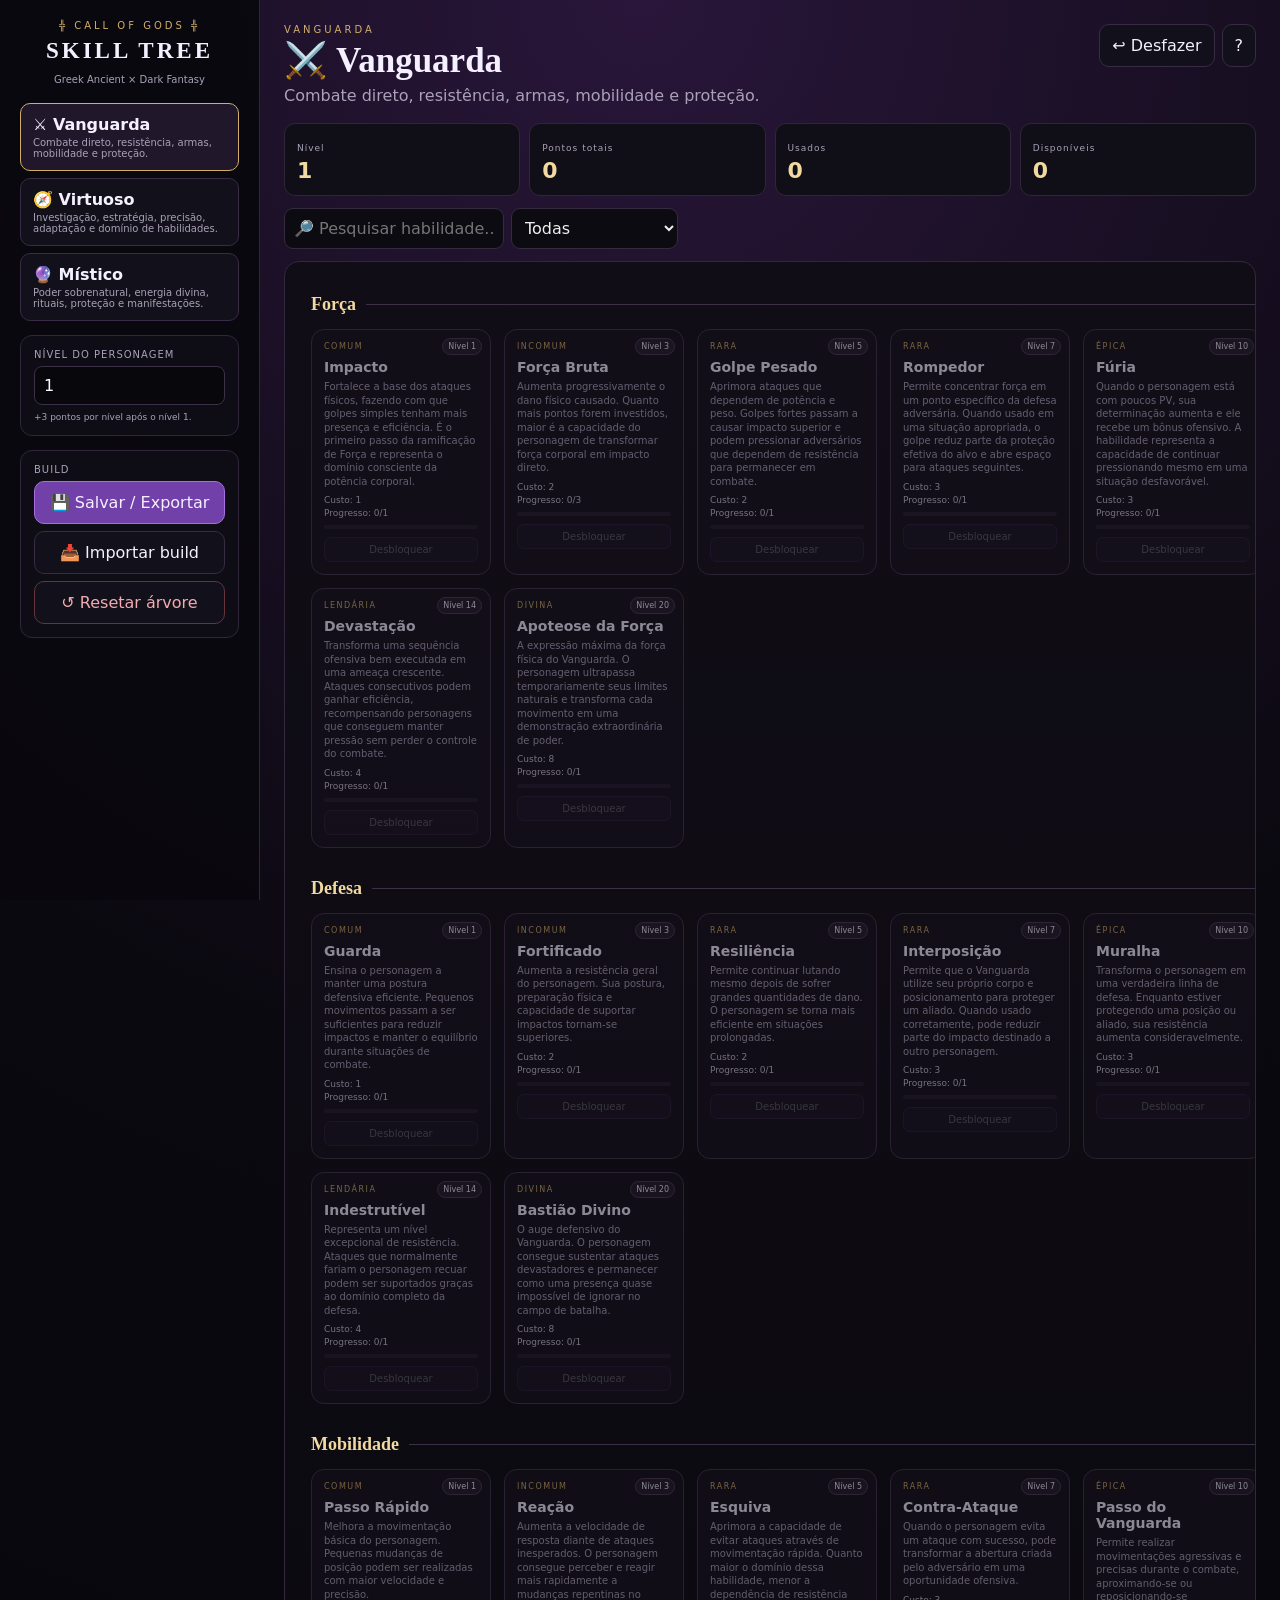
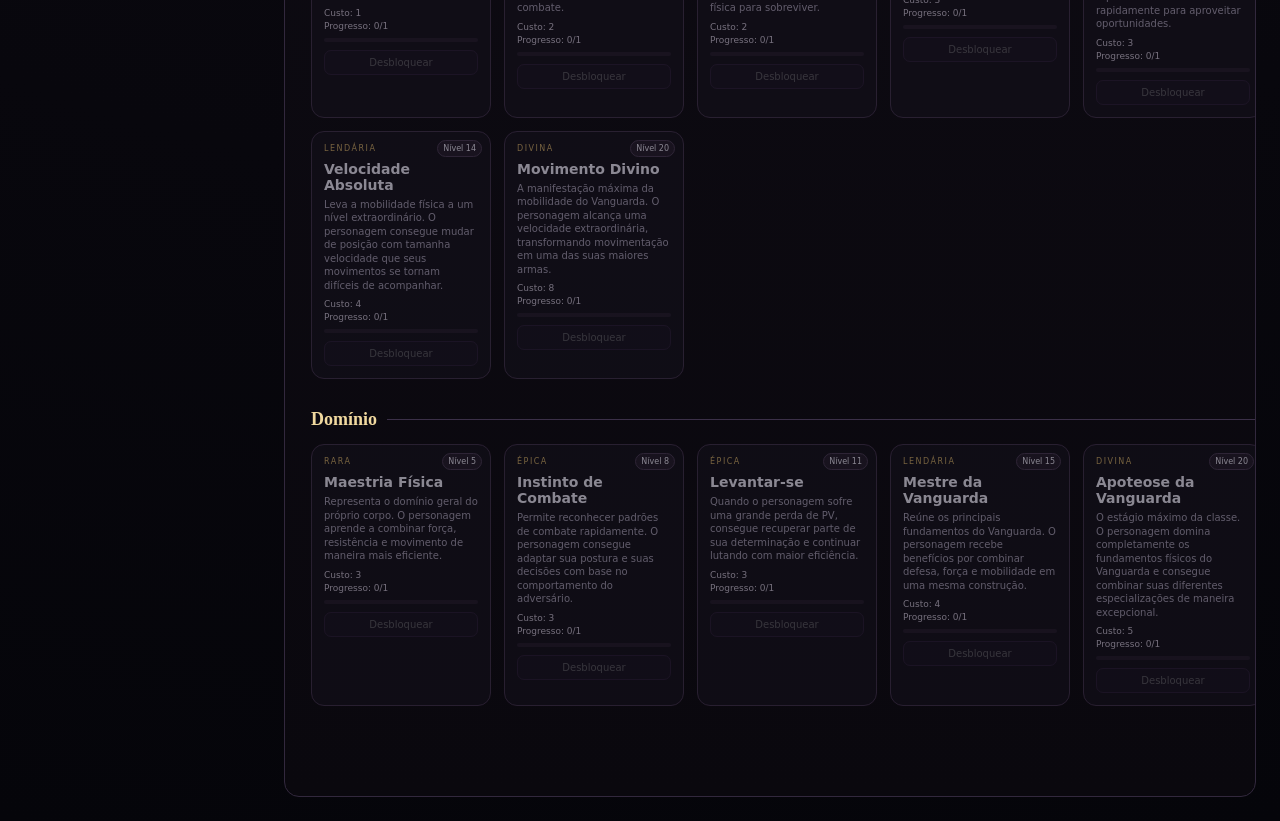
<file: index.html>
<!doctype html>
<html lang="pt-BR">
<head>
<meta charset="utf-8">
<meta name="viewport" content="width=device-width,initial-scale=1">
<title>Call of Gods — Skill Tree</title>
<style>
:root{--bg:#08070c;--panel:#11101a;--panel2:#171421;--gold:#d2ad68;--gold2:#f1d99f;--purple:#8d4ed0;--purple2:#bd79ff;--text:#f5f0ff;--muted:#aaa1b8;--line:#3b3048;--ok:#72d0a0;--bad:#d56a74}
*{box-sizing:border-box}
html,body{
 margin:0;
 min-height:100%;
 background:radial-gradient(circle at 50% 0,#29163a 0,#0b0910 43%,#05050a 100%);
 color:var(--text);
 font-family:Inter,system-ui,Arial,sans-serif
}
button,input,select,textarea{font:inherit}
button{cursor:pointer}

.app{
 min-height:100vh;
 display:grid;
 grid-template-columns:260px 1fr
}

aside{
 padding:20px;
 background:#09080ee8;
 border-right:1px solid #30263a;
 position:sticky;
 top:0;
 height:100vh
}

.brand{text-align:center;margin-bottom:18px}
.sig{font-size:10px;letter-spacing:3px;color:var(--gold)}
.brand h1{
 font:700 23px Georgia,serif;
 letter-spacing:3px;
 margin:7px 0
}
.brand p{font-size:10px;color:var(--muted)}

.classes{display:grid;gap:7px}

.classBtn,.btn{
 border:1px solid #382b43;
 background:#12101a;
 color:var(--text);
 border-radius:10px;
 padding:11px 12px
}

.classBtn{text-align:left}
.classBtn.active{
 border-color:var(--gold);
 background:#21172a
}
.classBtn b{display:block}
.classBtn small{
 display:block;
 color:var(--muted);
 font-size:10px;
 margin-top:3px
}

.box{
 margin-top:14px;
 padding:13px;
 border:1px solid #30263a;
 border-radius:12px;
 background:#0e0c14
}

.box label{
 font-size:10px;
 color:var(--muted);
 display:block;
 margin-bottom:6px;
 letter-spacing:1px
}

.box input{
 width:100%;
 background:#08070c;
 border:1px solid #3b3045;
 color:#fff;
 border-radius:8px;
 padding:9px
}

.sideBtns{display:grid;gap:7px}

.btn.primary{
 background:#7140a8;
 border-color:#a96de2
}

.btn.danger{
 color:#f2abb1;
 border-color:#66353c
}

.btn.full{width:100%}

main{
 padding:24px;
 min-width:0
}

.head{
 display:flex;
 justify-content:space-between;
 gap:15px;
 align-items:flex-start
}

.eyebrow{
 font-size:10px;
 letter-spacing:3px;
 color:var(--gold)
}

h2.title{
 font:700 35px Georgia,serif;
 margin:5px 0
}

.desc{
 margin:0;
 color:var(--muted);
 max-width:780px
}

.headBtns{
 display:flex;
 gap:7px;
 flex-wrap:wrap
}

.stats{
 display:grid;
 grid-template-columns:repeat(4,1fr);
 gap:9px;
 margin:18px 0 12px
}

.stat{
 background:#100e16;
 border:1px solid #30263a;
 border-radius:11px;
 padding:12px
}

.stat span{
 font-size:9px;
 color:var(--muted);
 letter-spacing:1px
}

.stat strong{
 display:block;
 color:var(--gold2);
 font-size:22px;
 margin-top:3px
}

.tools{
 display:flex;
 gap:7px;
 flex-wrap:wrap;
 margin-bottom:12px
}

.tools input,.tools select{
 background:#0d0b12;
 color:#eee;
 border:1px solid #342b3e;
 border-radius:9px;
 padding:9px
}

.tools input{min-width:220px}

.treeWrap{
 overflow:auto;
 border:1px solid #32283d;
 border-radius:15px;
 background:linear-gradient(#100d16,#0a080e);
 min-height:620px
}

.tree{
 min-width:1080px;
 padding:24px 26px 60px
}

.branch{margin:8px 0 30px}

.branchTitle{
 display:flex;
 gap:10px;
 align-items:center;
 color:var(--gold2);
 font:600 18px Georgia,serif
}

.branchTitle:after{
 content:"";
 height:1px;
 background:var(--line);
 flex:1
}

.nodes{
 display:flex;
 flex-wrap:wrap;
 gap:13px;
 margin-top:14px
}

.node{
 width:180px;
 min-height:152px;
 background:#15121d;
 border:1px solid #43334e;
 border-radius:13px;
 padding:12px;
 position:relative;
 transition:.18s;
 user-select:none
}

.node:hover{
 transform:translateY(-2px);
 border-color:#755694
}

.node.locked{opacity:.55}
.node.available{border-color:var(--purple2)}

.node.unlocked{
 border-color:var(--gold);
 box-shadow:0 0 0 1px #d2ad6820
}

.rarity{
 font-size:8px;
 letter-spacing:1.5px;
 color:var(--gold);
 text-transform:uppercase
}

.node h3{
 font-size:14px;
 margin:8px 0 5px
}

.node p{
 font-size:10px;
 color:var(--muted);
 line-height:1.35;
 min-height:40px;
 margin:0 0 7px
}

.meta{
 font-size:9px;
 color:#cfc5d8;
 margin-top:3px
}

.levelPill{
 position:absolute;
 right:8px;
 top:8px;
 font-size:8px;
 background:#251d2d;
 border:1px solid #4c3b56;
 border-radius:99px;
 padding:3px 5px
}

.progress{
 height:4px;
 background:#251d2d;
 border-radius:99px;
 overflow:hidden;
 margin-top:7px
}

.progress i{
 display:block;
 height:100%;
 background:linear-gradient(90deg,var(--purple),var(--gold));
 width:0
}

.buy{
 width:100%;
 margin-top:8px;
 padding:6px;
 border-radius:7px;
 border:1px solid #5e3b73;
 background:#25172e;
 color:#fff;
 font-size:10px
}

.buy:disabled{
 opacity:.3;
 cursor:not-allowed
}

.toast{
 display:none;
 position:fixed;
 bottom:18px;
 left:50%;
 transform:translateX(-50%);
 background:#18131f;
 border:1px solid #574164;
 border-radius:10px;
 padding:10px 15px;
 z-index:50
}

.modal{
 display:none;
 position:fixed;
 inset:0;
 background:#000b;
 z-index:40;
 align-items:center;
 justify-content:center;
 padding:16px
}

.modal.open{display:flex}

.card{
 width:min(520px,100%);
 background:#11101a;
 border:1px solid #4b3a58;
 border-radius:15px;
 padding:19px;
 box-shadow:0 20px 70px #000
}

.close{
 float:right;
 background:none;
 border:0;
 color:#aaa;
 font-size:23px
}

.details{
 display:grid;
 grid-template-columns:1fr 1fr;
 gap:7px
}

.details div{
 background:#0c0a10;
 border:1px solid #29212f;
 border-radius:8px;
 padding:9px;
 font-size:11px
}

.details b{
 display:block;
 color:var(--muted);
 font-size:8px;
 text-transform:uppercase;
 margin-bottom:3px
}

.code{
 width:100%;
 min-height:130px;
 background:#08070c;
 color:#ddd;
 border:1px solid #3a3044;
 border-radius:9px;
 padding:10px;
 resize:vertical;
 margin:10px 0
}

@media(max-width:850px){
 .app{display:block}

 aside{
  position:relative;
  height:auto;
  border-right:0;
  border-bottom:1px solid #30263a;
  padding:14px
 }

 .brand{margin-bottom:10px}

 .classes{
  grid-template-columns:repeat(3,1fr)
 }

 .classBtn small{display:none}

 main{padding:14px}

 .head{display:block}

 .headBtns{margin-top:10px}

 .stats{
  grid-template-columns:repeat(2,1fr)
 }

 .treeWrap{min-height:540px}

 .tree{
  min-width:930px;
  padding:18px
 }

 .node{width:168px}
}

@media(max-width:500px){
 .classes{grid-template-columns:1fr}

 .tools input{
  min-width:0;
  width:100%
 }

 .details{
  grid-template-columns:1fr
 }

 .title{
  font-size:29px!important
 }
}
</style>
</head>

<body>

<div class="app">

<aside>

<div class="brand">
<div class="sig">╬ CALL OF GODS ╬</div>
<h1>SKILL TREE</h1>
<p>Greek Ancient × Dark Fantasy</p>
</div>

<div class="classes" id="classes"></div>

<div class="box">
<label>NÍVEL DO PERSONAGEM</label>
<input id="level" type="number" min="1" max="20" value="1">

<div style="font-size:9px;color:var(--muted);margin-top:7px">
+3 pontos por nível após o nível 1.
</div>
</div>

<div class="box">
<label>BUILD</label>

<div class="sideBtns">

<button class="btn primary full" id="save">
💾 Salvar / Exportar
</button>

<button class="btn full" id="import">
📥 Importar build
</button>

<button class="btn danger full" id="reset">
↺ Resetar árvore
</button>

</div>
</div>

</aside>

<main>

<div class="head">

<div>

<div class="eyebrow" id="eyebrow"></div>

<h2 class="title" id="title"></h2>

<p class="desc" id="desc"></p>

</div>

<div class="headBtns">

<button class="btn" id="undo">
↩ Desfazer
</button>

<button class="btn" id="help">
?
</button>

</div>

</div>

<div class="stats">

<div class="stat">
<span>Nível</span>
<strong id="lv">1</strong>
</div>

<div class="stat">
<span>Pontos totais</span>
<strong id="tp">0</strong>
</div>

<div class="stat">
<span>Usados</span>
<strong id="up">0</strong>
</div>

<div class="stat">
<span>Disponíveis</span>
<strong id="ap">0</strong>
</div>

</div>

<div class="tools">

<input
id="search"
placeholder="🔎 Pesquisar habilidade..."
>

<select id="filter">

<option value="all">
Todas
</option>

<option value="available">
Desbloqueáveis
</option>

<option value="unlocked">
Desbloqueadas
</option>

<option value="locked">
Bloqueadas
</option>

</select>

</div>

<div class="treeWrap">

<div class="tree" id="tree"></div>

</div>

</main>

</div>

<div class="toast" id="toast"></div>

<div class="modal" id="skillModal">

<div class="card">

<button class="close" id="closeSkill">
×
</button>

<div class="eyebrow" id="mr"></div>

<h2
id="mn"
style="font-family:Georgia,serif;margin:5px 0"
></h2>

<p id="md" class="desc"></p>

<div class="details">

<div>
<b>Nível necessário</b>
<span id="ml"></span>
</div>

<div>
<b>Custo</b>
<span id="mc"></span>
</div>

<div>
<b>Requisito</b>
<span id="mreq"></span>
</div>

<div>
<b>Status</b>
<span id="ms"></span>
</div>

</div>

<button
class="btn primary full"
style="margin-top:10px"
id="mbuy"
></button>

</div>

</div>

<div class="modal" id="codeModal">

<div class="card">

<button class="close" id="closeCode">
×
</button>

<div class="eyebrow">
CALL OF GODS
</div>

<h2 style="font-family:Georgia,serif">
Build salva
</h2>

<p class="desc">
Copie este código para guardar ou enviar sua árvore.
</p>

<textarea
id="code"
class="code"
readonly
></textarea>

<button
class="btn primary full"
id="copy"
>
Copiar código
</button>

</div>

</div>

<script>

const DATA={

Vanguarda:{
icon:"⚔️",

desc:"Combate direto, resistência, armas, mobilidade e proteção.",

branches:{

"Força":[

["Impacto",1,1,null,
"Fortalece a base dos ataques físicos, fazendo com que golpes simples tenham mais presença e eficiência. É o primeiro passo da ramificação de Força e representa o domínio consciente da potência corporal.",
"Comum"],

["Força Bruta",3,2,"Impacto",
"Aumenta progressivamente o dano físico causado. Quanto mais pontos forem investidos, maior é a capacidade do personagem de transformar força corporal em impacto direto.",
"Incomum",3],

["Golpe Pesado",5,2,"Força Bruta",
"Aprimora ataques que dependem de potência e peso. Golpes fortes passam a causar impacto superior e podem pressionar adversários que dependem de resistência para permanecer em combate.",
"Rara"],

["Rompedor",7,3,"Golpe Pesado",
"Permite concentrar força em um ponto específico da defesa adversária. Quando usado em uma situação apropriada, o golpe reduz parte da proteção efetiva do alvo e abre espaço para ataques seguintes.",
"Rara"],

["Fúria",10,3,"Rompedor",
"Quando o personagem está com poucos PV, sua determinação aumenta e ele recebe um bônus ofensivo. A habilidade representa a capacidade de continuar pressionando mesmo em uma situação desfavorável.",
"Épica"],

["Devastação",14,4,"Fúria",
"Transforma uma sequência ofensiva bem executada em uma ameaça crescente. Ataques consecutivos podem ganhar eficiência, recompensando personagens que conseguem manter pressão sem perder o controle do combate.",
"Lendária"],

["Apoteose da Força",20,8,"Devastação",
"A expressão máxima da força física do Vanguarda. O personagem ultrapassa temporariamente seus limites naturais e transforma cada movimento em uma demonstração extraordinária de poder.",
"Divina"]

],

"Defesa":[

["Guarda",1,1,null,
"Ensina o personagem a manter uma postura defensiva eficiente. Pequenos movimentos passam a ser suficientes para reduzir impactos e manter o equilíbrio durante situações de combate.",
"Comum"],

["Fortificado",3,2,"Guarda",
"Aumenta a resistência geral do personagem. Sua postura, preparação física e capacidade de suportar impactos tornam-se superiores.",
"Incomum"],

["Resiliência",5,2,"Fortificado",
"Permite continuar lutando mesmo depois de sofrer grandes quantidades de dano. O personagem se torna mais eficiente em situações prolongadas.",
"Rara"],

["Interposição",7,3,"Resiliência",
"Permite que o Vanguarda utilize seu próprio corpo e posicionamento para proteger um aliado. Quando usado corretamente, pode reduzir parte do impacto destinado a outro personagem.",
"Rara"],

["Muralha",10,3,"Interposição",
"Transforma o personagem em uma verdadeira linha de defesa. Enquanto estiver protegendo uma posição ou aliado, sua resistência aumenta consideravelmente.",
"Épica"],

["Indestrutível",14,4,"Muralha",
"Representa um nível excepcional de resistência. Ataques que normalmente fariam o personagem recuar podem ser suportados graças ao domínio completo da defesa.",
"Lendária"],

["Bastião Divino",20,8,"Indestrutível",
"O auge defensivo do Vanguarda. O personagem consegue sustentar ataques devastadores e permanecer como uma presença quase impossível de ignorar no campo de batalha.",
"Divina"]

],

"Mobilidade":[

["Passo Rápido",1,1,null,
"Melhora a movimentação básica do personagem. Pequenas mudanças de posição podem ser realizadas com maior velocidade e precisão.",
"Comum"],

["Reação",3,2,"Passo Rápido",
"Aumenta a velocidade de resposta diante de ataques inesperados. O personagem consegue perceber e reagir mais rapidamente a mudanças repentinas no combate.",
"Incomum"],

["Esquiva",5,2,"Reação",
"Aprimora a capacidade de evitar ataques através de movimentação rápida. Quanto maior o domínio dessa habilidade, menor a dependência de resistência física para sobreviver.",
"Rara"],

["Contra-Ataque",7,3,"Esquiva",
"Quando o personagem evita um ataque com sucesso, pode transformar a abertura criada pelo adversário em uma oportunidade ofensiva.",
"Rara"],

["Passo do Vanguarda",10,3,"Contra-Ataque",
"Permite realizar movimentações agressivas e precisas durante o combate, aproximando-se ou reposicionando-se rapidamente para aproveitar oportunidades.",
"Épica"],

["Velocidade Absoluta",14,4,"Passo do Vanguarda",
"Leva a mobilidade física a um nível extraordinário. O personagem consegue mudar de posição com tamanha velocidade que seus movimentos se tornam difíceis de acompanhar.",
"Lendária"],

["Movimento Divino",20,8,"Velocidade Absoluta",
"A manifestação máxima da mobilidade do Vanguarda. O personagem alcança uma velocidade extraordinária, transformando movimentação em uma das suas maiores armas.",
"Divina"]

],

"Domínio":[

["Maestria Física",5,3,null,
"Representa o domínio geral do próprio corpo. O personagem aprende a combinar força, resistência e movimento de maneira mais eficiente.",
"Rara"],

["Instinto de Combate",8,3,"Maestria Física",
"Permite reconhecer padrões de combate rapidamente. O personagem consegue adaptar sua postura e suas decisões com base no comportamento do adversário.",
"Épica"],

["Levantar-se",11,3,"Instinto de Combate",
"Quando o personagem sofre uma grande perda de PV, consegue recuperar parte de sua determinação e continuar lutando com maior eficiência.",
"Épica"],

["Mestre da Vanguarda",15,4,"Levantar-se",
"Reúne os principais fundamentos do Vanguarda. O personagem recebe benefícios por combinar defesa, força e mobilidade em uma mesma construção.",
"Lendária"],

["Apoteose da Vanguarda",20,5,"Mestre da Vanguarda",
"O estágio máximo da classe. O personagem domina completamente os fundamentos físicos do Vanguarda e consegue combinar suas diferentes especializações de maneira excepcional.",
"Divina"]

]

}},

Virtuoso:{
icon:"🧭",

desc:"Investigação, estratégia, precisão, adaptação e domínio de habilidades.",

branches:{

"Percepção":[

["Observador",1,1,null,
"Aumenta a capacidade de perceber detalhes importantes. O personagem aprende a observar ambientes, pessoas e situações antes de tomar decisões.",
"Comum"],

["Leitura de Situação",3,2,"Observador",
"Permite interpretar rapidamente o que está acontecendo ao redor. O personagem consegue identificar padrões, ameaças e oportunidades com maior facilidade.",
"Incomum"],

["Dedução",5,2,"Leitura de Situação",
"Transforma informações aparentemente desconectadas em conclusões úteis. Quanto mais pistas disponíveis, mais eficiente se torna a análise.",
"Rara"],

["Investigador",8,3,"Dedução",
"Eleva a capacidade investigativa do personagem. Evidências, comportamentos e pequenas inconsistências tornam-se mais fáceis de interpretar.",
"Épica"],

["Mestre da Investigação",14,4,"Investigador",
"O personagem alcança um nível excepcional de investigação. Poucos detalhes passam despercebidos quando ele possui tempo suficiente para analisar uma situação.",
"Lendária"]

],

"Estratégia":[

["Mente Analítica",1,1,null,
"Representa a capacidade de organizar informações rapidamente. O personagem consegue dividir problemas complexos em partes menores e mais fáceis de resolver.",
"Comum"],

["Concentração",3,2,"Mente Analítica",
"Permite manter o foco mesmo diante de distrações, pressão ou situações caóticas.",
"Incomum"],

["Estratégia",6,3,"Concentração",
"Aumenta a eficiência das decisões tomadas durante situações de combate ou investigação. O personagem consegue antecipar consequências e escolher ações mais adequadas.",
"Rara"],

["Influência",10,3,"Estratégia",
"Permite transformar conhecimento e leitura social em influência sobre outras pessoas. Pode ser utilizada em negociações, discursos e situações de liderança.",
"Épica"],

["Mestre da Estratégia",15,4,"Influência",
"O personagem se torna extremamente eficiente em planejar ações. Suas decisões passam a considerar múltiplos resultados possíveis.",
"Lendária"],

["Apoteose do Virtuoso",20,8,"Mestre da Estratégia",
"O auge da classe Virtuoso. O personagem consegue combinar investigação, estratégia, percepção e adaptação em um estilo extremamente versátil.",
"Divina"]

],

"Mobilidade":[

["Passo Preciso",1,1,null,
"Melhora a precisão dos movimentos. O personagem consegue se reposicionar sem desperdiçar movimentos desnecessários.",
"Comum"],

["Mãos Leves",3,2,"Passo Preciso",
"Aumenta a precisão e velocidade de ações que dependem de coordenação manual.",
"Incomum"],

["Evasão",5,2,"Mãos Leves",
"Permite evitar situações perigosas utilizando posicionamento, reflexos e leitura do ambiente.",
"Rara"],

["Improviso",8,3,"Evasão",
"Permite transformar objetos, posições e circunstâncias inesperadas em oportunidades.",
"Épica"],

["Adaptação",13,4,"Improviso",
"Quanto mais uma situação muda, mais rapidamente o personagem consegue ajustar sua estratégia.",
"Lendária"]

],

"Especialista":[

["Especialização",4,2,null,
"Permite escolher uma área de conhecimento ou habilidade para receber maior domínio. O Virtuoso começa a desenvolver uma identidade própria dentro da classe.",
"Incomum"],

["Memória Treinada",6,2,"Especialização",
"Aumenta a capacidade de lembrar informações relevantes, símbolos, nomes, acontecimentos e conhecimentos adquiridos anteriormente.",
"Rara"],

["Versatilidade",10,3,"Memória Treinada",
"Permite utilizar diferentes tipos de habilidades com maior eficiência. O personagem não precisa depender de uma única especialidade.",
"Épica"],

["Especialista Absoluto",15,4,"Versatilidade",
"Leva uma especialização escolhida a um nível extraordinário. O personagem passa a ser reconhecido por sua excelência naquela área.",
"Lendária"]

]

}},

Místico:{
icon:"🔮",

desc:"Poder sobrenatural, energia divina, rituais, proteção e manifestações.",

branches:{

"Canalização":[

["Canalização",1,1,null,
"É o primeiro passo para controlar energia sobrenatural. O personagem aprende a conduzir sua própria energia e transformá-la em efeitos místicos.",
"Comum"],

["Fluxo Divino",3,2,"Canalização",
"Melhora a circulação e eficiência da energia divina. O personagem consegue utilizar seus recursos sobrenaturais de maneira mais estável.",
"Incomum"],

["Controle de Energia",6,3,"Fluxo Divino",
"Permite manipular energia sobrenatural com maior precisão. Técnicas que antes seriam difíceis de controlar tornam-se mais consistentes.",
"Rara"],

["Potência Divina",10,3,"Controle de Energia",
"Aumenta a intensidade das manifestações sobrenaturais. O personagem consegue produzir efeitos mais poderosos utilizando a mesma base de energia.",
"Épica"],

["Ascensão",15,4,"Potência Divina",
"Representa um salto significativo na conexão sobrenatural do personagem. Seus poderes começam a ultrapassar os limites de um usuário comum.",
"Lendária"],

["Avatar Divino",20,8,"Ascensão",
"O Místico alcança sua manifestação máxima. Durante momentos decisivos, consegue canalizar uma parcela extraordinária de sua conexão divina.",
"Divina"]

],

"Defesa":[

["Vontade Arcana",1,1,null,
"Fortalece a mente contra interferências sobrenaturais e representa a primeira camada de proteção espiritual do personagem.",
"Comum"],

["Barreira Espiritual",3,2,"Vontade Arcana",
"Cria uma defesa espiritual capaz de reduzir efeitos sobrenaturais direcionados ao personagem.",
"Incomum"],

["Resistência Mística",5,2,"Barreira Espiritual",
"Aumenta a capacidade de suportar efeitos mágicos, divinos ou espirituais.",
"Rara"],

["Proteção Divina",7,3,"Resistência Mística",
"Permite estender parte da proteção sobrenatural a aliados. O Místico utiliza sua própria energia para criar uma defesa temporária em situações onde proteger outra pessoa é mais importante que preservar seus próprios recursos.",
"Épica"],

["Santuário",12,4,"Proteção Divina",
"Cria uma defesa sobrenatural de grande eficiência. Enquanto a proteção estiver ativa, o Místico consegue estabelecer uma zona ou condição de segurança capaz de reduzir significativamente ameaças sobrenaturais.",
"Lendária"],

["Apoteose Mística",20,8,"Santuário",
"A forma máxima da proteção sobrenatural. O personagem manifesta sua energia divina como uma defesa extraordinária, capaz de sustentar aliados e resistir a forças que normalmente ultrapassariam suas proteções comuns.",
"Divina"]

],

"Oráculo":[

["Visão Sobrenatural",1,1,null,
"Permite perceber sinais que normalmente escapariam aos sentidos comuns. Presenças, marcas, alterações de energia e fenômenos ligados ao mundo divino tornam-se mais fáceis de identificar.",
"Comum"],

["Presságio",3,2,"Visão Sobrenatural",
"O personagem aprende a interpretar sinais antes que determinados acontecimentos se desenvolvam. Quando possui informações suficientes, pode receber vantagem em situações relacionadas a eventos que conseguiu antecipar.",
"Incomum"],

["Ritualista",5,2,"Presságio",
"Aprimora o conhecimento e a execução de rituais. O personagem entende melhor símbolos, etapas, componentes narrativos e condições necessárias para realizar manifestações ritualísticas dentro do sistema.",
"Rara"],

["Olhos do Oráculo",8,3,"Ritualista",
"Aumenta drasticamente a percepção de fenômenos ocultos. O personagem consegue interpretar sinais mais complexos e perceber detalhes sobrenaturais que permaneceriam invisíveis para outros personagens.",
"Épica"],

["Destino Revelado",13,4,"Olhos do Oráculo",
"Representa um domínio elevado da interpretação de sinais e presságios. O personagem consegue reunir diferentes pistas sobrenaturais e construir uma leitura mais precisa sobre possíveis acontecimentos.",
"Lendária"]

],

"Manifestação":[

["Manifestação",1,1,null,
"É a porta de entrada para o desenvolvimento das manifestações do Místico. A habilidade permite que o personagem comece a transformar sua energia divina em efeitos sobrenaturais definidos por sua construção.",
"Comum"],

["Forma Divina",3,2,"Manifestação",
"Aprimora uma manifestação escolhida pelo personagem. Em vez de ampliar todos os poderes ao mesmo tempo, permite aprofundar uma forma específica e torná-la mais eficiente.",
"Incomum"],

["Milagre",6,3,"Forma Divina",
"Permite produzir efeitos sobrenaturais mais amplos do que as manifestações comuns. O personagem começa a alterar uma situação de maneira significativa através de sua conexão divina.",
"Épica"],

["Milagre Maior",11,4,"Milagre",
"Eleva uma manifestação escolhida a um patamar muito superior. Seus efeitos tornam-se mais abrangentes ou intensos, exigindo maior domínio e recursos para serem utilizados corretamente.",
"Lendária"],

["Transcendência",20,8,"Milagre Maior",
"A manifestação suprema da árvore Mística. O personagem ultrapassa temporariamente os limites das técnicas comuns e alcança uma expressão extraordinária de seu poder divino, adequada para momentos decisivos da campanha.",
"Divina"]

]

}}

};


const KEY="cogSkillTree_v2";

let state=
JSON.parse(localStorage.getItem(KEY)||"null")
||
{
 cls:"Vanguarda",
 level:1,
 spent:{},
 history:[]
};

let selected=null;

const total=()=>
Math.max(0,(state.level-1)*3);

const used=()=>
Object.values(state.spent)
.reduce((a,b)=>a+b,0);

const sid=n=>
state.cls+"::"+n;

function obj(a){
 return{
  name:a[0],
  level:a[1],
  cost:a[2],
  req:a[3],
  desc:a[4],
  rarity:a[5],
  max:a[6]||1
 };
}

function find(n){

 for(
  const [branch,list]
  of Object.entries(DATA[state.cls].branches)
 ){

  for(const a of list){

   if(a[0]===n)
    return obj(a);

  }

 }

}

function isUnlocked(s){
 return (state.spent[sid(s.name)]||0)>0;
}

function canBuy(s){

 return(
  state.level>=s.level
  &&
  (!s.req||isUnlocked({name:s.req}))
  &&
  used()+s.cost<=total()
  &&
  (state.spent[sid(s.name)]||0)<s.max
 );

}

function saveState(){
 localStorage.setItem(KEY,JSON.stringify(state));
}

function notify(t){

 const e=document.getElementById("toast");

 e.textContent=t;
 e.style.display="block";

 clearTimeout(window.tt);

 window.tt=setTimeout(
  ()=>e.style.display="none",
  1800
 );

}

function render(){

 const d=DATA[state.cls];

 document.getElementById("classes").innerHTML="";

 for(
  const [name,x]
  of Object.entries(DATA)
 ){

  const b=document.createElement("button");

  b.className=
  "classBtn"+
  (name===state.cls?" active":"");

  b.innerHTML=
  "<b>"+
  x.icon+
  " "+
  name+
  "</b>"+
  "<small>"+
  x.desc+
  "</small>";

  b.onclick=()=>{

   state.cls=name;
   state.spent={};
   state.history=[];

   saveState();
   render();

   notify("Classe alterada.");

  };

  document
  .getElementById("classes")
  .appendChild(b);

 }

 document.getElementById("level").value=
 state.level;

 document.getElementById("eyebrow").textContent=
 state.cls.toUpperCase();

 document.getElementById("title").textContent=
 d.icon+" "+state.cls;

 document.getElementById("desc").textContent=
 d.desc;

 document.getElementById("lv").textContent=
 state.level;

 document.getElementById("tp").textContent=
 total();

 document.getElementById("up").textContent=
 used();

 document.getElementById("ap").textContent=
 total()-used();

 renderTree();

}

function renderTree(){

 const root=document.getElementById("tree");

 root.innerHTML="";

 const q=
 document.getElementById("search")
 .value
 .toLowerCase();

 const f=
 document.getElementById("filter")
 .value;

 for(
  const [branch,list]
  of Object.entries(DATA[state.cls].branches)
 ){

  const sec=document.createElement("section");

  sec.className="branch";

  sec.innerHTML=
  '<div class="branchTitle">'+
  branch+
  '</div>'+
  '<div class="nodes"></div>';

  const box=
  sec.querySelector(".nodes");

  for(const a of list){

   const s=obj(a);

   const spent=
   state.spent[sid(s.name)]||0;

   const ok=
   canBuy(s);

   const status=
   isUnlocked(s)
   ?"unlocked"
   :ok
   ?"available"
   :"locked";

   if(
    q &&
    !(
     `${s.name} ${s.desc} ${branch}`
     .toLowerCase()
     .includes(q)
    )
   )continue;

   if(
    f!=="all" &&
    f!==status
   )continue;

   const n=
   document.createElement("article");

   n.className=
   "node "+status;

   n.innerHTML=
   '<span class="levelPill">'+
   'Nível '+s.level+
   '</span>'+
   '<div class="rarity">'+
   s.rarity+
   '</div>'+
   '<h3>'+
   s.name+
   '</h3>'+
   '<p>'+
   s.desc+
   '</p>'+
   '<div class="meta">'+
   'Custo: '+s.cost+
   '</div>'+
   '<div class="meta">'+
   'Progresso: '+spent+'/'+s.max+
   '</div>'+
   '<div class="progress">'+
   '<i style="width:'+
   Math.min(
    100,
    spent/s.max*100
   )+'%"></i>'+
   '</div>'+
   '<button class="buy" '+
   (!ok?"disabled":"")+
   '>'+
   (
    (spent>0&&s.max>1)
    ?"Aprimorar"
    :"Desbloquear"
   )+
   '</button>';

   n.querySelector(".buy").onclick=e=>{
    e.stopPropagation();
    buy(s.name);
   };

   let timer;

   n.addEventListener(
    "click",
    ()=>openSkill(s)
   );

   n.addEventListener(
    "pointerdown",
    e=>{
     if(e.pointerType==="touch")
      timer=setTimeout(
       ()=>openSkill(s),
       450
      );
    }
   );

   [
    "pointerup",
    "pointercancel",
    "pointerleave"
   ].forEach(x=>
    n.addEventListener(
     x,
     ()=>clearTimeout(timer)
    )
   );

   box.appendChild(n);

  }

  if(box.children.length)
   root.appendChild(sec);

 }

}

function buy(n){

 const s=find(n);

 if(!s||!canBuy(s))
  return;

 state.spent[sid(n)]=
 (state.spent[sid(n)]||0)+s.cost;

 state.history.push({
  name:n,
  cost:s.cost
 });

 saveState();

 render();

 notify(n+" desbloqueada.");

}

function undo(){

 const h=
 state.history.pop();

 if(!h)
  return notify(
   "Nada para desfazer."
  );

 state.spent[sid(h.name)]-=h.cost;

 if(
  state.spent[sid(h.name)]<=0
 )
  delete state.spent[sid(h.name)];

 saveState();

 render();

 notify("Compra desfeita.");

}

function openSkill(s){

 selected=s;

 const spent=
 state.spent[sid(s.name)]||0;

 document.getElementById("mr").textContent=
 s.rarity;

 document.getElementById("mn").textContent=
 s.name;

 document.getElementById("md").textContent=
 s.desc;

 document.getElementById("ml").textContent=
 s.level;

 document.getElementById("mc").textContent=
 s.cost+
 " ponto"+
 (s.cost>1?"s":"");

 document.getElementById("mreq").textContent=
 s.req||
 "Início da ramificação";

 document.getElementById("ms").textContent=
 isUnlocked(s)
 ?"Desbloqueada ("+
 spent+
 "/"+
 s.max+
 ")"
 :
 canBuy(s)
 ?"Desbloqueável"
 :"Bloqueada";

 const b=
 document.getElementById("mbuy");

 b.disabled=
 !canBuy(s);

 b.textContent=
 spent&&s.max>1
 ?"Aprimorar"
 :"Desbloquear";

 document
 .getElementById("skillModal")
 .classList.add("open");

}

function exportBuild(){

 const p={
  v:2,
  class:state.cls,
  level:state.level,
  spent:state.spent
 };

 document.getElementById("code").value=
 btoa(
  unescape(
   encodeURIComponent(
    JSON.stringify(p)
   )
  )
 );

 document
 .getElementById("codeModal")
 .classList
 .add("open");

}

function importBuild(){

 const c=
 prompt(
  "Cole o código da build:"
 );

 if(!c)return;

 try{

  const p=
  JSON.parse(
   decodeURIComponent(
    escape(
     atob(c.trim())
    )
   )
  );

  if(
   !DATA[p.class]||
   p.level<1||
   p.level>20
  )
   throw 0;

  state={
   cls:p.class,
   level:p.level,
   spent:p.spent||{},
   history:[]
  };

  saveState();

  render();

  notify(
   "Build importada."
  );

 }catch(e){

  alert(
   "Código inválido."
  );

 }

}

document.getElementById("level").oninput=e=>{

 state.level=
 Math.max(
  1,
  Math.min(
   20,
   Number(e.target.value)||1
  )
 );

 saveState();

 render();

};

document.getElementById("search").oninput=
renderTree;

document.getElementById("filter").onchange=
renderTree;

document.getElementById("undo").onclick=
undo;

document.getElementById("save").onclick=
exportBuild;

document.getElementById("import").onclick=
importBuild;

document.getElementById("reset").onclick=()=>{

 if(
  confirm(
   "Resetar todos os pontos desta classe?"
  )
 ){

  state.spent={};
  state.history=[];

  saveState();
  render();

  notify(
   "Árvore resetada."
  );

 }

};

document.getElementById("help").onclick=()=>{

 alert(
  "Clique em uma habilidade para ver seus detalhes. "+
  "No celular, toque e segure. "+
  "Habilidades exigem nível, pontos e, em alguns casos, "+
  "um pré-requisito. O salvamento automático usa o navegador."
 );

};

document.getElementById("closeSkill").onclick=()=>{

 document
 .getElementById("skillModal")
 .classList
 .remove("open");

};

document.getElementById("closeCode").onclick=()=>{

 document
 .getElementById("codeModal")
 .classList
 .remove("open");

};

document.getElementById("mbuy").onclick=()=>{

 if(selected)
  buy(selected.name);

 document
 .getElementById("skillModal")
 .classList
 .remove("open");

};

document.getElementById("copy").onclick=async()=>{

 try{

  await navigator.clipboard.writeText(
   document.getElementById("code").value
  );

  notify(
   "Código copiado."
  );

 }catch{

  document
  .getElementById("code")
  .select();

 }

};

render();

</script>

</body>
</html>
</file>
